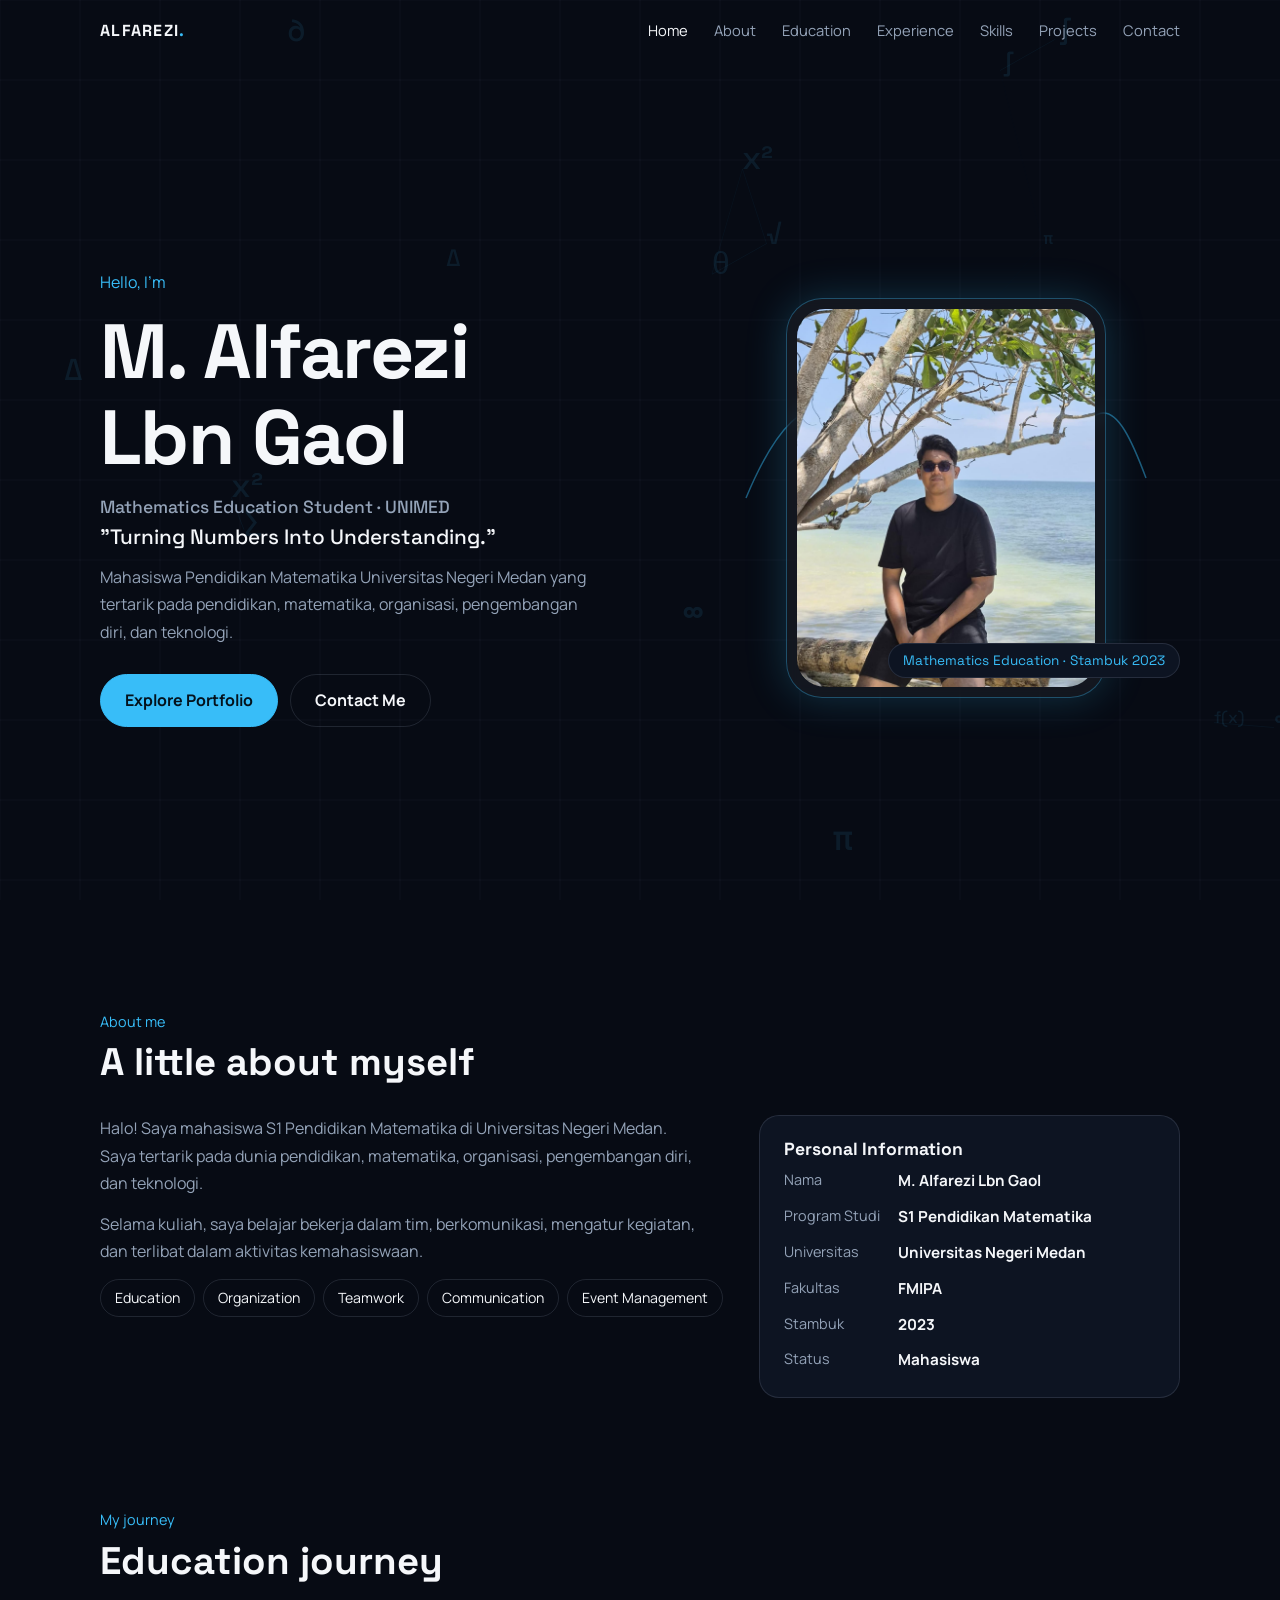
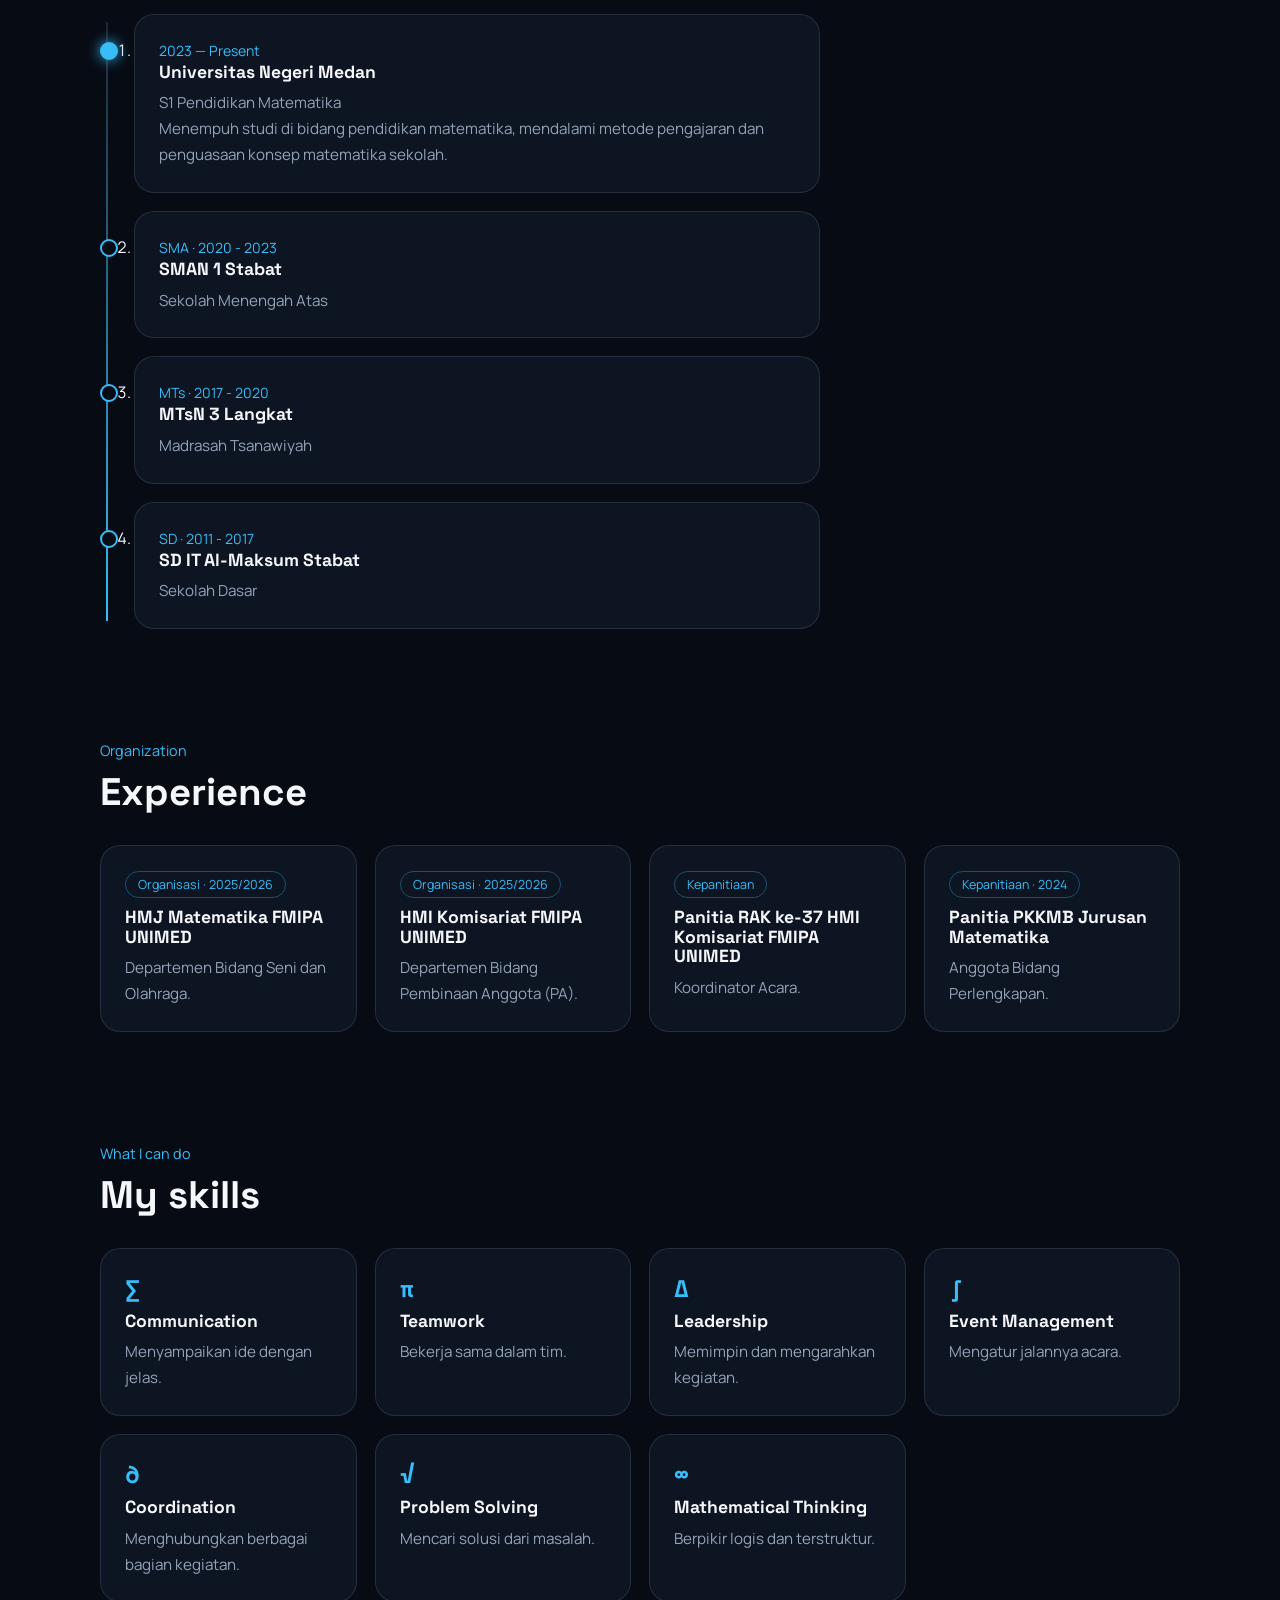
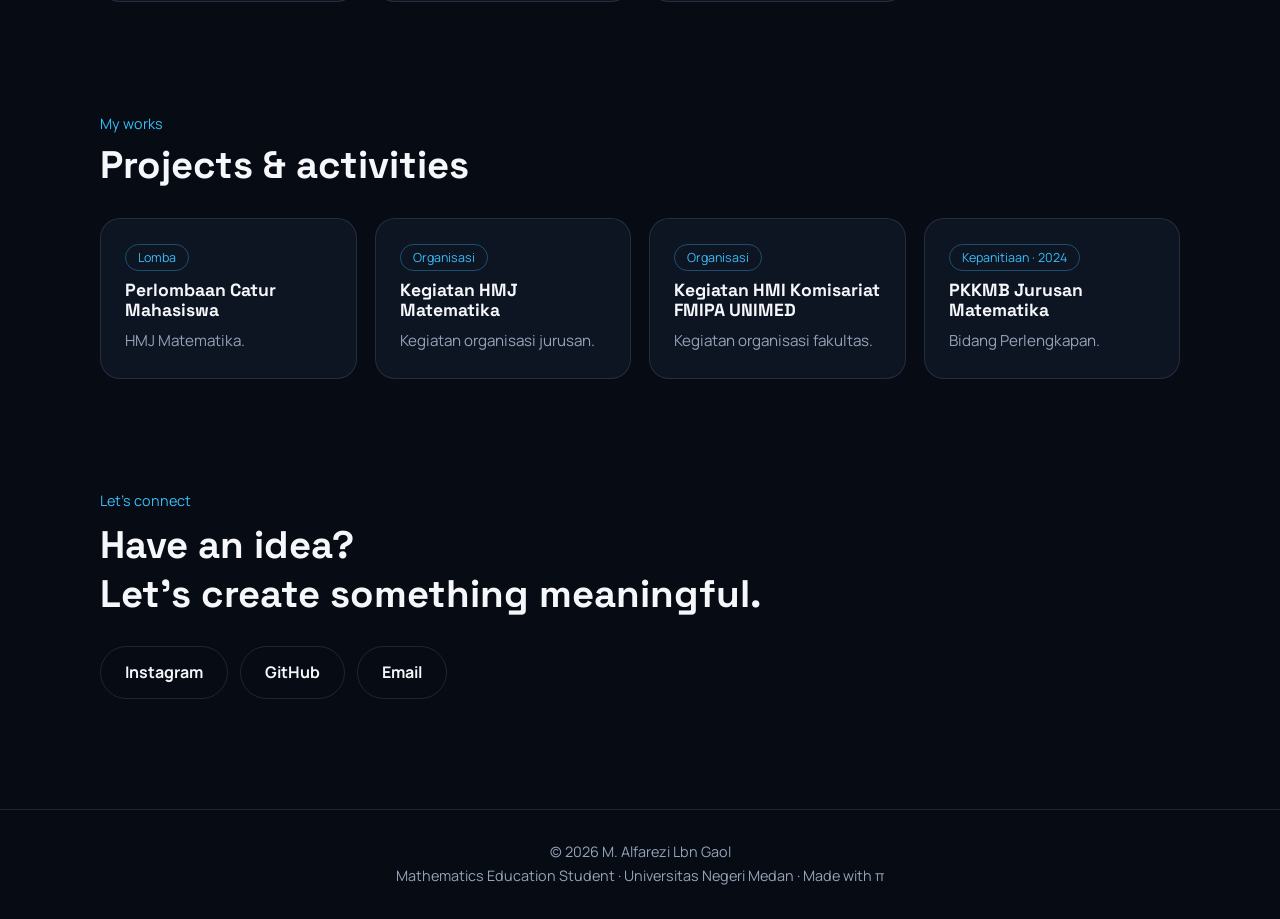
<file: index.html>
<!DOCTYPE html>
<html lang="id">
<head>
<meta charset="UTF-8">
<meta name="viewport" content="width=device-width, initial-scale=1">
<title>Alfarezi | Mathematics Education Portfolio</title>
<meta name="description" content="Portfolio M. Alfarezi Lbn Gaol, mahasiswa S1 Pendidikan Matematika UNIMED.">
<link rel="preconnect" href="https://fonts.googleapis.com">
<link rel="preconnect" href="https://fonts.gstatic.com" crossorigin>
<link href="https://fonts.googleapis.com/css2?family=Manrope:wght@400;500;700&family=Space+Grotesk:wght@500;700&display=swap" rel="stylesheet">
<link rel="stylesheet" href="style.css">
</head>
<body>
<canvas id="bg" aria-hidden="true"></canvas>

<!-- ===== NAVBAR ===== -->
<header class="nav" id="nav">
  <a href="#home" class="brand">ALFAREZI<span>.</span></a>
  <button class="burger" id="burger" aria-label="Buka menu" aria-expanded="false" aria-controls="menu"><i></i><i></i></button>
  <nav class="menu" id="menu" aria-label="Navigasi utama">
    <a href="#home">Home</a><a href="#about">About</a><a href="#education">Education</a><a href="#experience">Experience</a><a href="#skills">Skills</a><a href="#projects">Projects</a><a href="#contact">Contact</a>
  </nav>
</header>

<main>
<!-- ===== HERO ===== -->
<section id="home" class="wrap hero">
  <div>
    <p class="hi">Hello, I'm</p>
    <h1>M. Alfarezi<br>Lbn Gaol</h1>
    <p class="role">Mathematics Education Student · UNIMED</p>
    <p class="tag">"Turning Numbers Into Understanding."</p>
    <p class="lead">Mahasiswa Pendidikan Matematika Universitas Negeri Medan yang tertarik pada pendidikan, matematika, organisasi, pengembangan diri, dan teknologi.</p>
    <div class="btns"><a class="btn p" href="#about">Explore Portfolio</a><a class="btn" href="#contact">Contact Me</a></div>
  </div>
  <div class="photo">
    <svg class="curve" viewBox="0 0 400 400" aria-hidden="true"><path d="M0 200C50 80,100 80,150 200S250 320,300 200S370 100,400 180"/><circle r="5"><animateMotion dur="8s" repeatCount="indefinite" path="M0 200C50 80,100 80,150 200S250 320,300 200S370 100,400 180"/></circle></svg>
    <!-- FOTO: simpan sebagai profile.jpg di folder yang sama dengan index.html -->
    <div class="frame"><div>AG<img src="image.png" alt="Foto M. Alfarezi Lbn Gaol" onerror="this.remove()"></div></div>
    <span class="chip">Mathematics Education · Stambuk 2023</span>
  </div>
</section>

<!-- ===== ABOUT ===== -->
<section id="about" class="wrap">
  <p class="kicker">About me</p><h2>A little about myself</h2>
  <div class="about rv">
    <div>
      <p>Halo! Saya mahasiswa S1 Pendidikan Matematika di Universitas Negeri Medan. Saya tertarik pada dunia pendidikan, matematika, organisasi, pengembangan diri, dan teknologi.</p>
      <p>Selama kuliah, saya belajar bekerja dalam tim, berkomunikasi, mengatur kegiatan, dan terlibat dalam aktivitas kemahasiswaan.</p>
      <ul class="chips"><li>Education</li><li>Organization</li><li>Teamwork</li><li>Communication</li><li>Event Management</li></ul>
    </div>
    <div class="card info"><h3>Personal Information</h3>
      <dl><dt>Nama</dt><dd>M. Alfarezi Lbn Gaol</dd><dt>Program Studi</dt><dd>S1 Pendidikan Matematika</dd><dt>Universitas</dt><dd>Universitas Negeri Medan</dd><dt>Fakultas</dt><dd>FMIPA</dd><dt>Stambuk</dt><dd>2023</dd><dt>Status</dt><dd>Mahasiswa</dd></dl>
    </div>
  </div>
</section>

<!-- ===== EDUCATION ===== -->
<section id="education" class="wrap">
  <p class="kicker">My journey</p><h2>Education journey</h2>
  <ol class="tl">
    <li class="rv now"><div class="card"><p class="year">2023 — Present</p><h3>Universitas Negeri Medan</h3><p>S1 Pendidikan Matematika</p><p class="x">Menempuh studi di bidang pendidikan matematika, mendalami metode pengajaran dan penguasaan konsep matematika sekolah.</p></div></li>
    <li class="rv"><div class="card"><p class="year">SMA · 2020 - 2023</p><h3>SMAN 1 Stabat</h3><p>Sekolah Menengah Atas</p><p class="x ph">Menyelesaikan pendidikan menengah atas dengan mempelajari berbagai bidang akademik serta mengembangkan kemampuan berpikir kritis, disiplin, tanggung jawab, dan kerja sama. Pendidikan di tingkat SMA menjadi salah satu tahap dalam membangun ketertarikan terhadap bidang matematika dan pendidikan.</p></div></li>
    <li class="rv"><div class="card"><p class="year">MTs · 2017 - 2020</p><h3>MTsN 3 Langkat</h3><p>Madrasah Tsanawiyah</p><p class="x ph">Menyelesaikan pendidikan tingkat menengah pertama dengan memperoleh dasar pengetahuan akademik dan keagamaan. Selama masa pendidikan, mengembangkan kedisiplinan, tanggung jawab, kemampuan belajar, serta kemampuan berinteraksi dengan lingkungan sekitar.</p></div></li>
    <li class="rv"><div class="card"><p class="year">SD · 2011 - 2017</p><h3>SD IT Al-Maksum Stabat</h3><p>Sekolah Dasar</p><p class="x ph">Menyelesaikan pendidikan dasar dengan membangun kemampuan akademik dan karakter sejak dini. Pada tahap ini, mulai mengembangkan kebiasaan belajar, kedisiplinan, rasa ingin tahu, serta kemampuan bekerja sama dengan orang lain.</p></div></li>
  </ol>
</section>

<!-- ===== EXPERIENCE ===== -->
<section id="experience" class="wrap">
  <p class="kicker">Organization</p><h2>Experience</h2>
  <div class="grid">
    <article class="card rv"><span class="label">Organisasi · 2025/2026</span><h3>HMJ Matematika FMIPA UNIMED</h3><p>Departemen Bidang Seni dan Olahraga.</p></article>
    <article class="card rv"><span class="label">Organisasi · 2025/2026</span><h3>HMI Komisariat FMIPA UNIMED</h3><p>Departemen Bidang Pembinaan Anggota (PA).</p></article>
    <article class="card rv"><span class="label">Kepanitiaan</span><h3>Panitia RAK ke-37 HMI Komisariat FMIPA UNIMED</h3><p>Koordinator Acara.</p></article>
    <article class="card rv"><span class="label">Kepanitiaan · 2024</span><h3>Panitia PKKMB Jurusan Matematika</h3><p>Anggota Bidang Perlengkapan.</p></article>
  </div>
</section>

<!-- ===== SKILLS ===== -->
<section id="skills" class="wrap">
  <p class="kicker">What I can do</p><h2>My skills</h2>
  <div class="grid">
    <div class="card rv"><b class="sk">∑</b><h3>Communication</h3><p>Menyampaikan ide dengan jelas.</p></div>
    <div class="card rv"><b class="sk">π</b><h3>Teamwork</h3><p>Bekerja sama dalam tim.</p></div>
    <div class="card rv"><b class="sk">Δ</b><h3>Leadership</h3><p>Memimpin dan mengarahkan kegiatan.</p></div>
    <div class="card rv"><b class="sk">∫</b><h3>Event Management</h3><p>Mengatur jalannya acara.</p></div>
    <div class="card rv"><b class="sk">∂</b><h3>Coordination</h3><p>Menghubungkan berbagai bagian kegiatan.</p></div>
    <div class="card rv"><b class="sk">√</b><h3>Problem Solving</h3><p>Mencari solusi dari masalah.</p></div>
    <div class="card rv"><b class="sk">∞</b><h3>Mathematical Thinking</h3><p>Berpikir logis dan terstruktur.</p></div>
  </div>
</section>

<!-- ===== PROJECTS ===== -->
<section id="projects" class="wrap">
  <p class="kicker">My works</p><h2>Projects &amp; activities</h2>
  <div class="grid">
    <article class="card rv"><span class="label">Lomba</span><h3>Perlombaan Catur Mahasiswa</h3><p>HMJ Matematika.</p></p></article>
    <article class="card rv"><span class="label">Organisasi</span><h3>Kegiatan HMJ Matematika</h3><p>Kegiatan organisasi jurusan.</p></p></article>
    <article class="card rv"><span class="label">Organisasi</span><h3>Kegiatan HMI Komisariat FMIPA UNIMED</h3><p>Kegiatan organisasi fakultas.</p></p></article>
    <article class="card rv"><span class="label">Kepanitiaan · 2024</span><h3>PKKMB Jurusan Matematika</h3><p>Bidang Perlengkapan.</p></p></article>
  </div>
</section>

<!-- ===== CONTACT: ganti YOUR_... dengan link/akun asli ===== -->
<section id="contact" class="wrap">
  <p class="kicker">Let's connect</p>
  <p class="big rv">Have an idea?<br>Let's create something meaningful.</p>
  <div class="soc rv">
    <a class="btn" href="https://www.instagram.com/m.alfarezi_22?stkn=MWJmc3FtenI3aXRyYQ==">Instagram</a><a class="btn" href="https://github.com/mhdalfarezi22-web">GitHub</a><a class="btn" href="https://mail.google.com/mail/u/0/#inbox">Email</a>
  </div>
</section>
</main>

<footer><p>© 2026 M. Alfarezi Lbn Gaol</p><p>Mathematics Education Student · Universitas Negeri Medan · Made with π</p></footer>

<script src="script.js"></script>
</body>
</html>
</file>
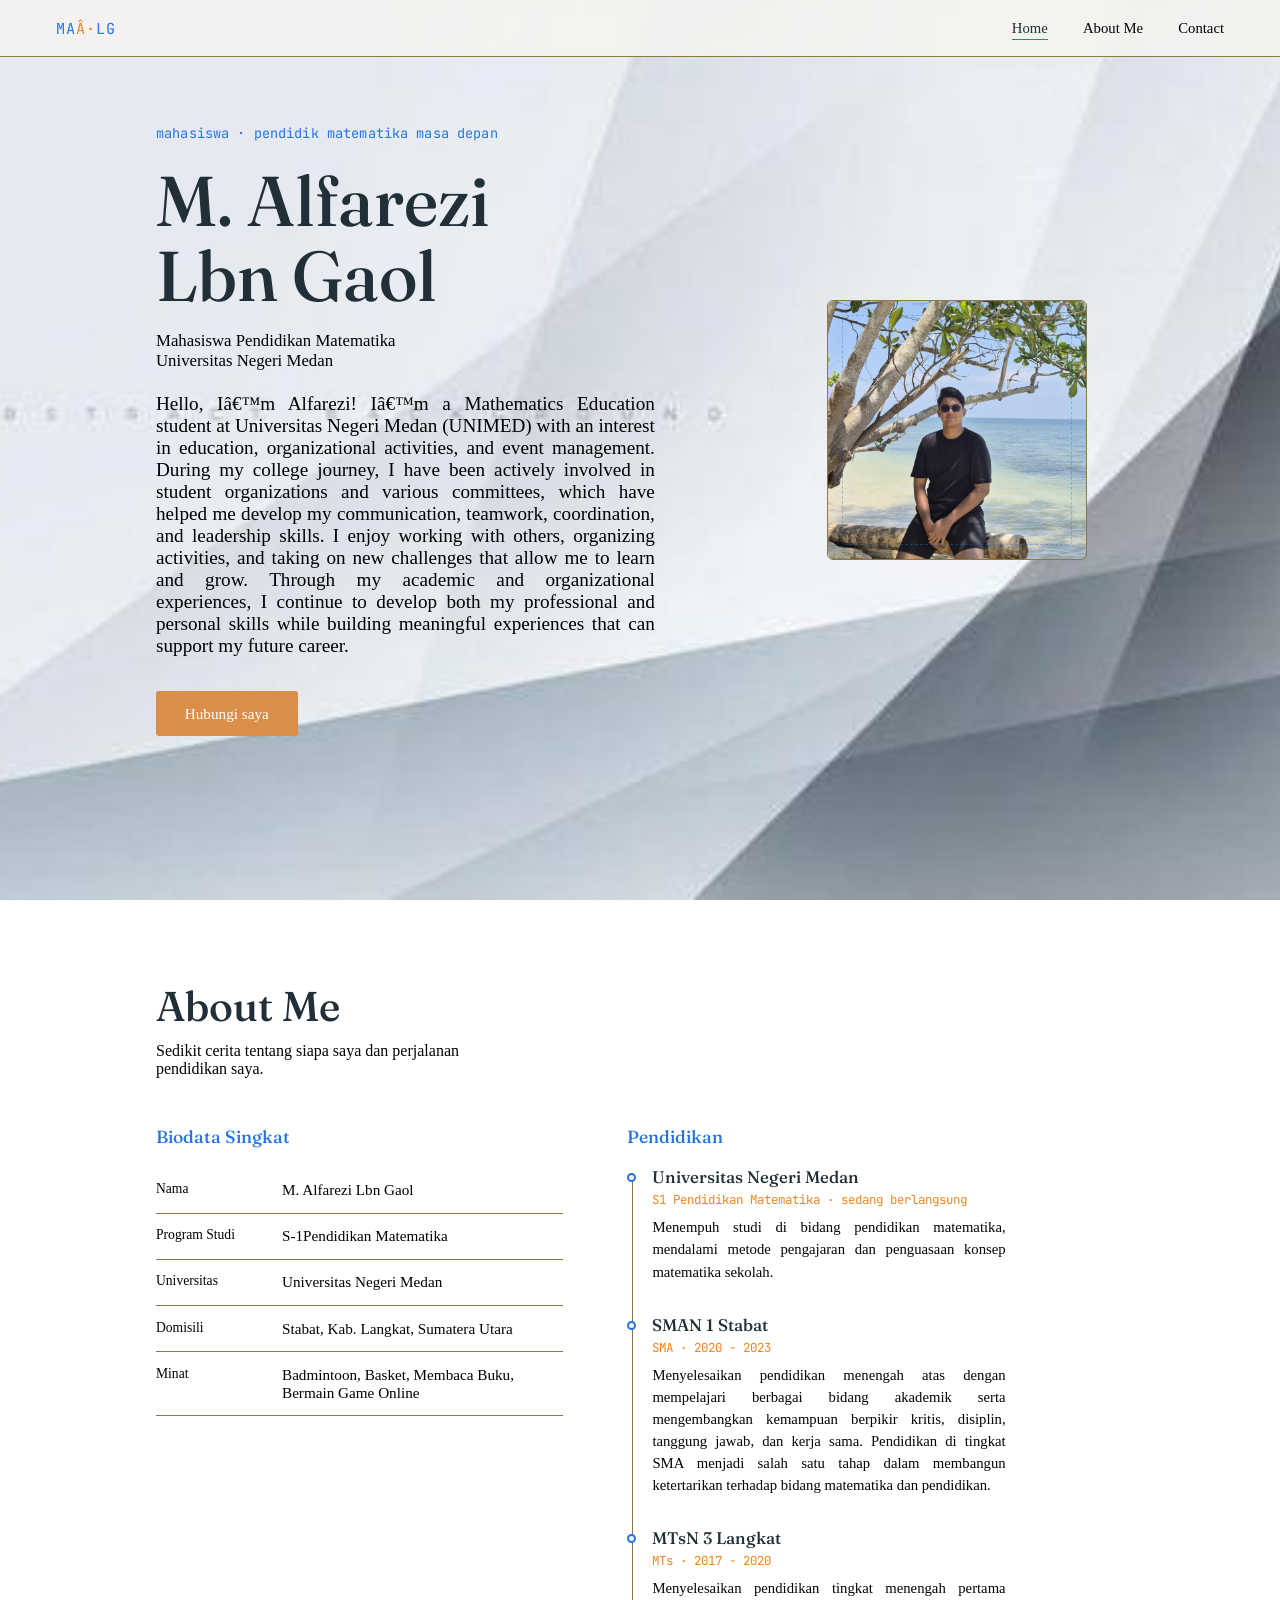
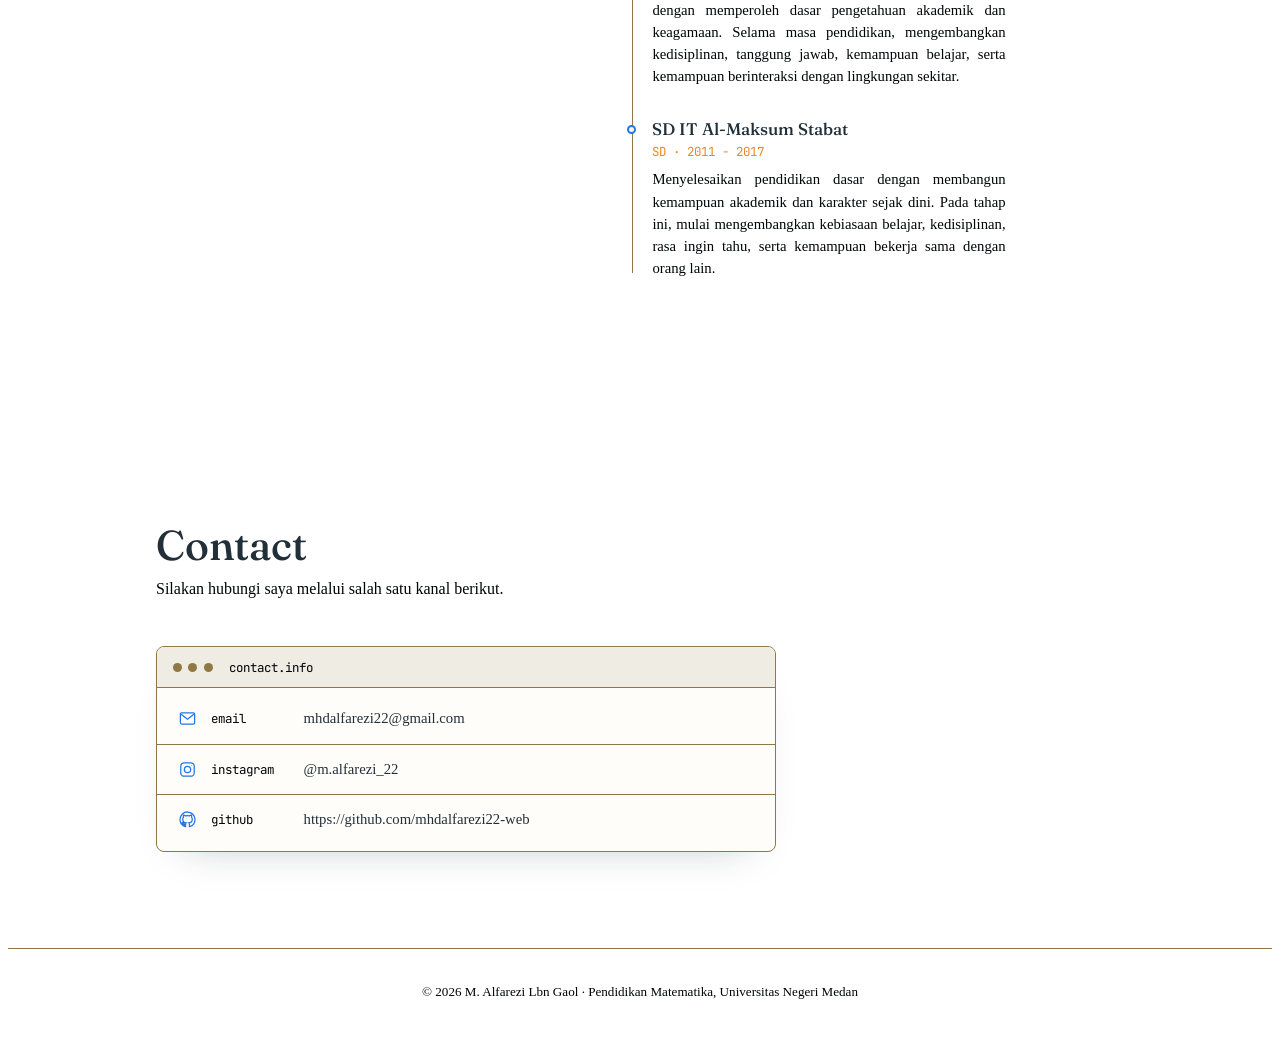
<file: porto/index.html>
<!DOCTYPE html>
<html lang="id">
<headh
<meta charset="UTF-8">
<meta name="viewport" content="width=device-width, initial-scale=1.0">
<title>M. Alfarezi Lbn Gaol</title>
<link rel="preconnect" href="https://fonts.googleapis.com">
<link rel="preconnect" href="https://fonts.gstatic.com" crossorigin>
<link href="https://fonts.googleapis.com/css2?family=Fraunces:opsz,wght@9..144,400;9..144,500;9..144,600&family=Space+Grotesk:wght@400;500;600&family=JetBrains+Mono:wght@400;500&display=swap" rel="stylesheet">
<link rel="stylesheet" href="style.css">
</head>
<body>

<div class="axis-x" aria-hidden="true"></div>
<div class="axis-y" aria-hidden="true"></div>

<nav class="nav" id="nav">
  <a href="#home" class="nav__brand">MA<span>·</span>LG</a>
  <ul class="nav__links">
    <li><a href="#home" class="nav__link active" data-nav="home">Home</a></li>
    <li><a href="#about" class="nav__link" data-nav="about">About Me</a></li>
    <li><a href="#contact" class="nav__link" data-nav="contact">Contact</a></li>
  </ul>
  <button class="nav__toggle" id="navToggle" aria-label="Buka menu">
    <span></span><span></span><span></span>
  </button>
</nav>

<main>

  <!-- HOME -->
  <section id="home" class="section hero">
    <div class="hero__grid">
      <div class="hero__text">
        <p class="hero__kicker">mahasiswa &middot; pendidik matematika masa depan</p>
        <h1 class="hero__name">M. Alfarezi<br>Lbn Gaol</h1>
        <p class="hero__role">Mahasiswa Pendidikan Matematika<br>Universitas Negeri Medan</p>
        <p class="hero__desc">
          Hello, I’m Alfarezi! I’m a Mathematics Education student at Universitas Negeri Medan (UNIMED) with an interest in education, organizational activities, and event management. During my college journey, I have been actively involved in student organizations and various committees, which have helped me develop my communication, teamwork, coordination, and leadership skills. I enjoy working with others, organizing activities, and taking on new challenges that allow me to learn and grow. Through my academic and organizational experiences, I continue to develop both my professional and personal skills while building meaningful experiences that can support my future career. 
        </p>
        <a href="#contact" class="hero__cta">Hubungi saya</a>
      </div>

      <div class="hero__portrait">
        <div class="portrait-frame">
          <div class="portrait-placeholder">
            <img src="image.png" alt="Foto Profil">
          </div>
        </div>
      </div>
    </div>
  </section>

  <!-- ABOUT -->
  <section id="about" class="section about">
    <div class="section__head">
      <h2>About Me</h2>
      <p class="section__lede">Sedikit cerita tentang siapa saya dan perjalanan pendidikan saya.</p>
    </div>

    <div class="about__grid">
      <div class="about__bio">
        <h3>Biodata Singkat</h3>
        <dl class="bio-list">
          <div class="bio-list__row">
            <dt>Nama</dt>
            <dd>M. Alfarezi Lbn Gaol</dd>
          </div>
          <div class="bio-list__row">
            <dt>Program Studi</dt>
            <dd>S-1Pendidikan Matematika</dd>
          </div>
          <div class="bio-list__row">
            <dt>Universitas</dt>
            <dd>Universitas Negeri Medan</dd>
          </div>
          <div class="bio-list__row">
            <dt>Domisili</dt>
            <dd>Stabat, Kab. Langkat, Sumatera Utara</dd>
          </div>
          <div class="bio-list__row">
            <dt>Minat</dt>
            <dd>Badmintoon, Basket, Membaca Buku, Bermain Game Online </dd>
          </div>
        </dl>
      </div>

      <div class="about__edu">
        <h3>Pendidikan</h3>
        <ul class="timeline">
          <li class="timeline__item">
            <span class="timeline__dot"></span>
            <div class="timeline__content">
              <h4>Universitas Negeri Medan</h4>
              <p class="timeline__meta">S1 Pendidikan Matematika &middot; sedang berlangsung</p>
              <p class="timeline__desc">Menempuh studi di bidang pendidikan matematika, mendalami metode pengajaran dan penguasaan konsep matematika sekolah.</p>
            </div>
          </li>
          <li class="timeline__item">
            <span class="timeline__dot"></span>
            <div class="timeline__content">
              <h4>SMAN 1 Stabat</h4>
              <p class="timeline__meta">SMA &middot; 2020 - 2023</p>
              <p class="timeline__desc">Menyelesaikan pendidikan menengah atas dengan mempelajari berbagai bidang akademik serta mengembangkan kemampuan berpikir kritis, disiplin, tanggung jawab, dan kerja sama. Pendidikan di tingkat SMA menjadi salah satu tahap dalam membangun ketertarikan terhadap bidang matematika dan pendidikan.</p>
            </div>
           </li>
          <li class="timeline__item">
            <span class="timeline__dot"></span>
            <div class="timeline__content">
              <h4>MTsN 3 Langkat</h4>
              <p class="timeline__meta">MTs &middot; 2017 - 2020</p>
              <p class="timeline__desc">Menyelesaikan pendidikan tingkat menengah pertama dengan memperoleh dasar pengetahuan akademik dan keagamaan. Selama masa pendidikan, mengembangkan kedisiplinan, tanggung jawab, kemampuan belajar, serta kemampuan berinteraksi dengan lingkungan sekitar.</p>
            </div>
          </li>
          <li class="timeline__item">
            <span class="timeline__dot"></span>
            <div class="timeline__content">
              <h4>SD IT Al-Maksum Stabat</h4>
              <p class="timeline__meta">SD &middot; 2011 - 2017</p>
              <p class="timeline__desc">Menyelesaikan pendidikan dasar dengan membangun kemampuan akademik dan karakter sejak dini. Pada tahap ini, mulai mengembangkan kebiasaan belajar, kedisiplinan, rasa ingin tahu, serta kemampuan bekerja sama dengan orang lain.</p>
            </div>
        </ul>
      </div>
    </div>
  </section>

  <!-- CONTACT -->
  <section id="contact" class="section contact">
    <div class="section__head">
      <h2>Contact</h2>
      <p class="section__lede">Silakan hubungi saya melalui salah satu kanal berikut.</p>
    </div>

    <div class="contact__console">
      <div class="console__bar">
        <span class="console__dot"></span>
        <span class="console__dot"></span>
        <span class="console__dot"></span>
        <span class="console__title">contact.info</span>
      </div>
      <ul class="console__list">
        <li class="console__row">
          <svg viewBox="0 0 24 24" fill="none" stroke="currentColor" stroke-width="1.6"><path d="M3 6.5A1.5 1.5 0 0 1 4.5 5h15A1.5 1.5 0 0 1 21 6.5v11A1.5 1.5 0 0 1 19.5 19h-15A1.5 1.5 0 0 1 3 17.5v-11Z"/><path d="m4 6.5 8 6.5 8-6.5"/></svg>
          <span class="console__label">email</span>
          <a href="mailto:mhdalfarezi22@gmail.com" class="console__value">mhdalfarezi22@gmail.com</a>
        </li>
        <li class="console__row">
          <svg viewBox="0 0 24 24" fill="none" stroke="currentColor" stroke-width="1.6"><rect x="3.5" y="3.5" width="17" height="17" rx="4.5"/><circle cx="12" cy="12" r="4"/><circle cx="17.2" cy="6.8" r="0.6" fill="currentColor" stroke="none"/></svg>
          <span class="console__label">instagram</span>
          <a href="https://www.instagram.com/m.alfarezi_22?stkn=MWJmc3FtenI3aXRyYQ==" target="_blank" rel="noopener" class="console__value">@m.alfarezi_22</a>
        </li>
        <li class="console__row">
          <svg viewBox="0 0 24 24" fill="none" stroke="currentColor" stroke-width="1.6"><path d="M12 2.5c-5.25 0-9.5 4.25-9.5 9.5 0 4.2 2.73 7.77 6.51 9.03.48.09.65-.21.65-.46v-1.7c-2.65.58-3.2-1.16-3.2-1.16-.44-1.1-1.06-1.4-1.06-1.4-.87-.6.07-.58.07-.58.96.07 1.46.99 1.46.99.85 1.46 2.24 1.04 2.78.8.09-.62.34-1.04.61-1.28-2.11-.24-4.34-1.06-4.34-4.7 0-1.04.37-1.89.98-2.56-.1-.24-.43-1.22.09-2.55 0 0 .8-.26 2.6.98a9 9 0 0 1 4.74 0c1.8-1.24 2.6-.98 2.6-.98.52 1.33.19 2.31.1 2.55.6.67.97 1.52.97 2.56 0 3.65-2.23 4.46-4.35 4.69.34.3.65.88.65 1.78v2.64c0 .25.17.56.66.46 3.77-1.27 6.5-4.83 6.5-9.03 0-5.25-4.25-9.5-9.5-9.5Z"/></svg>
          <span class="console__label">github</span>
          <a href="https://github.com/mhdalfarezi22-web" target="_blank" rel="noopener" class="console__value">https://github.com/mhdalfarezi22-web</a>
        </li>
      </ul>
    </div>
  </section>

</main>

<footer class="footer">
  <p>&copy; <span id="year"></span> M. Alfarezi Lbn Gaol &middot; Pendidikan Matematika, Universitas Negeri Medan</p>
</footer>

<script src="script.js"></script>
</body>
</html>
</file>
<file: style.css>
/* ===== VARIABEL: ubah warna/font di sini ===== */
:root{--bg:#070b14;--surface:#0d1422;--text:#f5f7fa;--muted:#94a3b8;--accent:#38bdf8;--line:rgba(148,163,184,.18);
--fb:'Manrope',system-ui,sans-serif;--fh:'Space Grotesk',system-ui,sans-serif;--r:20px;--glow:0 0 40px rgba(56,189,248,.22)}
*{box-sizing:border-box;margin:0;padding:0}
html{scroll-behavior:smooth;scroll-padding-top:80px}
body{background:var(--bg);color:var(--text);font:400 1rem/1.7 var(--fb);overflow-x:hidden}
a{color:inherit;text-decoration:none}ul{list-style:none}
:focus-visible{outline:2px solid var(--accent);outline-offset:3px;border-radius:6px}
#bg{position:fixed;inset:0;width:100%;height:100%;z-index:0;pointer-events:none}
header,main,footer{position:relative;z-index:1}
.wrap{width:min(1080px,100% - 40px);margin-inline:auto}
section{padding-top:clamp(64px,10vw,110px)}
h1,h2,h3{font-family:var(--fh);line-height:1.12}
.kicker{color:var(--accent);font-size:.9rem;margin-bottom:6px}
h2{font-size:clamp(1.7rem,4vw,2.4rem);margin-bottom:32px}
.label{display:inline-block;font-size:.78rem;color:var(--accent);border:1px solid rgba(56,189,248,.35);border-radius:999px;padding:2px 12px;margin-bottom:10px}
/* NAVBAR */
.nav{position:fixed;inset:0 0 auto 0;z-index:50;display:flex;justify-content:space-between;align-items:center;padding:18px max(20px,calc((100% - 1080px)/2));border-bottom:1px solid transparent;transition:.3s}
.nav.s{background:rgba(7,11,20,.88);backdrop-filter:blur(12px);padding-block:11px;border-color:var(--line)}
.brand{font:700 1rem var(--fh);letter-spacing:.08em}.brand span{color:var(--accent)}
.menu{display:flex;gap:26px}.menu a{color:var(--muted);font-size:.92rem;transition:color .2s}.menu a:hover,.menu a.on{color:var(--text)}
.burger{display:none;background:none;border:0;width:40px;height:40px;position:relative;cursor:pointer;z-index:60}
.burger i{position:absolute;left:9px;right:9px;height:2px;background:var(--text);transition:.3s}.burger i:first-child{top:14px}.burger i:last-child{top:24px}
.burger[aria-expanded=true] i:first-child{transform:translateY(5px) rotate(45deg)}.burger[aria-expanded=true] i:last-child{transform:translateY(-5px) rotate(-45deg)}
/* HERO */
.hero{min-height:100vh;display:grid;grid-template-columns:1.1fr .9fr;gap:40px;align-items:center;padding-top:96px}
.hi{color:var(--accent);margin-bottom:12px}
.hero h1{font-size:clamp(2.5rem,7vw,4.8rem);letter-spacing:-.02em}
.role{font:500 1.1rem var(--fh);margin:16px 0 6px;color:var(--muted)}
.tag{font:500 1.3rem var(--fh);margin-bottom:14px}
.lead{color:var(--muted);max-width:50ch}
.btns{display:flex;flex-wrap:wrap;gap:12px;margin-top:28px}
.btn{display:inline-flex;align-items:center;gap:8px;padding:12px 24px;border-radius:999px;font-weight:700;border:1px solid var(--line);transition:.2s}
.btn:hover{transform:translateY(-2px);border-color:var(--accent)}
.btn.p{background:var(--accent);color:#04121c;border-color:var(--accent)}.btn.p:hover{box-shadow:var(--glow)}
.photo{position:relative;display:grid;place-items:center}
.curve{position:absolute;inset:0;width:100%;height:100%}
.curve path{fill:none;stroke:var(--accent);stroke-opacity:.45;stroke-width:1.5;stroke-dasharray:900;stroke-dashoffset:900;animation:d 3s .4s ease forwards}
.curve circle{fill:var(--accent)}@keyframes d{to{stroke-dashoffset:0}}
.frame{position:relative;z-index:1;width:min(320px,78%);aspect-ratio:4/5;border-radius:36px;padding:10px;background:rgba(255,255,255,.05);border:1px solid rgba(56,189,248,.35);backdrop-filter:blur(8px);box-shadow:var(--glow);transition:transform .4s}
.frame:hover{transform:rotate(-1.5deg) scale(1.02)}
.frame div{width:100%;height:100%;border-radius:28px;background:var(--surface);display:grid;place-items:center;font:700 4rem var(--fh);color:var(--accent);overflow:hidden;position:relative}
.frame img{position:absolute;inset:0;width:100%;height:100%;object-fit:cover}
.chip{position:absolute;z-index:2;bottom:5%;right:0;font:.85rem var(--fh);padding:8px 14px;border-radius:999px;background:var(--surface);border:1px solid var(--line);color:var(--accent)}
/* CARDS */
.grid{display:grid;grid-template-columns:repeat(auto-fit,minmax(240px,1fr));gap:18px}
.card{background:var(--surface);border:1px solid var(--line);border-radius:var(--r);padding:24px;transition:.3s}
.card:hover{transform:translateY(-6px);border-color:var(--accent);box-shadow:var(--glow)}
.card h3{font-size:1.1rem;margin-bottom:8px}.card p{color:var(--muted);font-size:.95rem}.card .ph{font-style:italic}
.card .more{display:inline-block;margin-top:12px;color:var(--accent);font-weight:700;font-size:.9rem}
/* ABOUT */
.about{display:grid;grid-template-columns:1.2fr .8fr;gap:28px;align-items:start}
.about p{color:var(--muted);margin-bottom:14px;max-width:60ch}
.chips{display:flex;flex-wrap:wrap;gap:8px;margin-top:6px}.chips li{padding:6px 14px;border:1px solid var(--line);border-radius:999px;font-size:.88rem}
.info dl{display:grid;grid-template-columns:auto 1fr;gap:10px 18px}.info dt{color:var(--muted);font-size:.9rem}.info dd{font-weight:700;font-size:.95rem}
/* TIMELINE */
.tl{position:relative;padding-left:34px;display:grid;gap:18px;max-width:720px}
.tl::before{content:'';position:absolute;left:6px;top:8px;bottom:8px;width:2px;background:linear-gradient(var(--line),var(--accent))}
.tl li{position:relative}.tl li::before{content:'';position:absolute;left:-34px;top:28px;width:14px;height:14px;border-radius:50%;background:var(--bg);border:2px solid var(--accent);transition:.3s}
.tl li:hover::before,.tl li.now::before{background:var(--accent);box-shadow:0 0 14px var(--accent)}
.tl .year{color:var(--accent);font-size:.88rem}
.tl .x{max-height:0;opacity:0;overflow:hidden;transition:.4s}.tl .card:hover .x,.tl .card:focus-within .x,.tl .now .x{max-height:70px;opacity:1}
/* SKILLS */
.sk{font:700 1.5rem var(--fh);color:var(--accent);display:block;margin-bottom:8px}
/* CONTACT */
.big{font:700 clamp(1.5rem,4vw,2.4rem) var(--fh);margin-bottom:28px}
.soc{display:flex;flex-wrap:wrap;gap:12px}
footer{margin-top:clamp(64px,10vw,110px);padding:30px 20px;text-align:center;color:var(--muted);font-size:.9rem;border-top:1px solid var(--line)}
/* REVEAL */
.rv{opacity:0;transform:translateY(22px);transition:opacity .7s,transform .7s}.rv.show{opacity:1;transform:none}
@media(max-width:820px){
.hero,.about{grid-template-columns:1fr}.hero{padding-top:104px}.photo{order:-1}.frame{width:min(230px,66%)}
.burger{display:block}
.menu{position:fixed;top:0;right:0;height:100vh;width:min(270px,80%);flex-direction:column;justify-content:center;gap:22px;padding:30px;background:var(--surface);border-left:1px solid var(--line);transform:translateX(100%);transition:transform .35s}
.menu.open{transform:none}.menu a{font-size:1.1rem}}
@media(prefers-reduced-motion:reduce){*,*::before,*::after{animation:none!important;transition:none!important;scroll-behavior:auto!important}.rv{opacity:1;transform:none}.curve path{stroke-dashoffset:0}}
</file>
<file: porto/style.css>
/* ---------- Tokens ---------- */

:root {
  --paper: #f7f5f0;
  --paper-alt: #efece4;
  --ink: #212f39;
  --ink-soft: #000406;
  --line: #907844;
  --accent: #2376e3;
  --accent-soft: #cddaea;
  --gold: #ef8522;

  --font-display: "Fraunces", serif;
  --font-body: "Space Grotesk", sans-serif;
  --font-mono: "JetBrains Mono", monospace;

  --maxw: 1080px;
}

* {
  box-sizing: border-box;
}

html {
  scroll-behavior: smooth;
  scroll-padding-top: 90px;
}

@media (prefers-reduced-motion: reduce) {
  html {
    scroll-behavior: auto;
  }

  * {
    animation: none !important;
    transition: none !important;
  }
}

body {
  background-image: url("download.jpeg");
  background-size: cover;
  background-position: center;
  background-repeat: no-repeat;
  background-attachment: fixed;
}

h1,
h2,
h3,
h4 {
  font-family: var(--font-display);
  font-weight: 500;
  margin: 0;
  color: var(--ink);
}

p {
  margin: 0;
}

a {
  color: inherit;
  text-decoration: none;
}

ul,
dl {
  margin: 0;
  padding: 0;
  list-style: none;
}

/* ---------- Coordinate-plane motif ---------- */

.axis-x,
.axis-y {
  display: none;
}

.axis-x {
  top: 55%;
  left: 0;
  width: 100%;
  height: 1px;
}

.axis-y {
  top: 0;
  left: 8%;
  width: 1px;
  height: 100%;
}

@media (max-width: 720px) {
  .axis-y {
    display: none;
  }
}

/* ---------- Nav ---------- */

.nav {
  position: fixed;
  top: 0;
  left: 0;
  right: 0;
  z-index: 50;

  display: flex;
  align-items: center;
  justify-content: space-between;

  padding: 1.1rem clamp(1.25rem, 5vw, 3.5rem);

  background: rgba(247, 245, 240, 0.82);
  backdrop-filter: blur(10px);

  border-bottom: 1px solid var(--line);
}

.nav__brand {
  font-family: var(--font-mono);
  font-size: 0.95rem;
  letter-spacing: 0.04em;
  color: var(--accent);
}

.nav__brand span {
  color: var(--gold);
  margin: 0 1px;
}

.nav__links {
  display: flex;
  gap: 2.2rem;
}

.nav__link {
  font-size: 0.92rem;
  color: var(--ink-soft);
  position: relative;
  padding-bottom: 4px;
  transition: color 0.25s ease;
}

.nav__link::after {
  content: "";
  position: absolute;
  left: 0;
  bottom: 0;

  width: 100%;
  height: 1.5px;

  background: var(--accent);

  transform: scaleX(0);
  transform-origin: left;

  transition: transform 0.3s ease;
}

.nav__link:hover {
  color: var(--ink);
}

.nav__link.active {
  color: var(--ink);
}

.nav__link.active::after {
  transform: scaleX(1);
}

.nav__toggle {
  display: none;
  flex-direction: column;
  gap: 4px;

  background: none;
  border: none;
  cursor: pointer;

  padding: 6px;
}

.nav__toggle span {
  width: 20px;
  height: 1.5px;

  background: var(--ink);

  display: block;
}

@media (max-width: 720px) {
  .nav__links {
    position: fixed;
    top: 62px;
    right: 0;

    flex-direction: column;
    gap: 0;

    background: var(--paper);

    border-left: 1px solid var(--line);
    border-bottom: 1px solid var(--line);

    width: 220px;

    transform: translateX(100%);
    transition: transform 0.3s ease;
  }

  .nav__links.open {
    transform: translateX(0);
  }

  .nav__links li {
    width: 100%;
  }

  .nav__link {
    display: block;
    padding: 1rem 1.4rem;
    border-bottom: 1px solid var(--line);
  }

  .nav__toggle {
    display: flex;
  }
}

/* ---------- Layout basics ---------- */

main {
  position: relative;
  z-index: 1;
}

.section {
  max-width: var(--maxw);

  margin: 0 auto;

  padding:
    clamp(6.5rem, 12vw, 9rem)
    clamp(1.25rem, 5vw, 3.5rem)
    clamp(4.5rem, 8vw, 6rem);

  opacity: 0;

  transform: translateY(18px);

  transition:
    opacity 0.7s ease,
    transform 0.7s ease;
}

.section.in-view {
  opacity: 1;
  transform: translateY(0);
}

.section__head {
  margin-bottom: 3rem;
  max-width: 46ch;
}

.section__head h2 {
  font-size: clamp(2rem, 4vw, 2.6rem);
  margin-bottom: 0.6rem;
}

.section__lede {
  color: var(--ink-soft);
  font-size: 1rem;
}

/* ---------- Hero ---------- */

.hero {
  min-height: 92vh;

  display: flex;
  align-items: center;

  padding-top: 7rem;
}

.hero__grid {
  display: grid;

  grid-template-columns: 1.25fr 0.75fr;

  gap: clamp(2rem, 6vw, 5rem);

  align-items: center;

  width: 100%;
}

.hero__kicker {
  font-family: var(--font-mono);

  font-size: 0.85rem;

  color: var(--accent);

  margin-bottom: 1.4rem;

  letter-spacing: 0.01em;
}

.hero__name {
  font-size: clamp(2.6rem, 6vw, 4.4rem);

  line-height: 1.06;

  margin-bottom: 1.1rem;
}

.hero__role {
  font-size: 1.05rem;

  color: #000000;

  font-weight: 500;

  margin-bottom: 1.4rem;
}

.hero__desc {
  max-width: 52ch;

  color: #000000;

  font-size: 1.2rem;

  margin-bottom: 2.1rem;

  text-align: justify;
}

.hero__cta {
  display: inline-block;

  padding: 0.85rem 1.8rem;

  background: #d98e4a;

  color: #ffffff;

  border-radius: 3px;

  font-size: 0.95rem;

  transition:
    transform 0.25s ease,
    background 0.25s ease;
}

.hero__cta:hover {
  background: #000000;

  transform: translateY(-2px);
}

.hero__portrait {
  display: flex;
  justify-content: center;
}

.portrait-frame {
  text-align: center;
}

.portrait-placeholder {
  width: clamp(190px, 22vw, 260px);
  height: clamp(190px, 22vw, 260px);

  border-radius: 6px;

  border: 1px solid var(--line);

  display: flex;

  align-items: center;
  justify-content: center;

  position: relative;
}

.portrait-placeholder::before {
  content: "";

  position: absolute;

  inset: 14px;

  border: 1px dashed var(--accent);

  opacity: 0.35;

  border-radius: 4px;
}

.portrait-placeholder img {
  width: 100%;
  height: 100%;

  object-fit: cover;

  display: block;

  border-radius: 6px;
}

.portrait-tag {
  margin-top: 0.9rem;

  font-family: var(--font-mono);

  font-size: 0.75rem;

  color: var(--ink-soft);
}

/* ---------- About ---------- */

.about__grid {
  display: grid;

  grid-template-columns: 0.9fr 1.1fr;

  gap: clamp(2rem, 5vw, 4rem);
}

.about__bio h3,
.about__edu h3 {
  font-size: 1.1rem;

  margin-bottom: 1.3rem;

  color: var(--accent);
}

.bio-list__row {
  display: grid;

  grid-template-columns: 110px 1fr;

  gap: 1rem;

  padding: 0.85rem 0;

  border-bottom: 1px solid var(--line);
}

.bio-list__row dt {
  font-size: 0.85rem;

  color: var(--ink-soft);
}

.bio-list__row dd {
  margin: 0;

  font-size: 0.95rem;
}

.timeline {
  position: relative;

  padding-left: 1.6rem;
}

.timeline::before {
  content: "";

  position: absolute;

  left: 5px;
  top: 6px;
  bottom: 6px;

  width: 1px;

  background: var(--line);
}

.timeline__item {
  position: relative;

  margin-bottom: 2rem;
}

.timeline__item:last-child {
  margin-bottom: 0;
}

.timeline__dot {
  position: absolute;

  left: -1.6rem;
  top: 6px;

  width: 9px;
  height: 9px;

  border-radius: 50%;

  background: var(--paper);

  border: 2px solid var(--accent);
}

.timeline__content h4 {
  font-size: 1.05rem;

  margin-bottom: 0.25rem;
}

.timeline__meta {
  font-family: var(--font-mono);

  font-size: 0.78rem;

  color: var(--gold);

  margin-bottom: 0.5rem;
}

/* ---------- Deskripsi Pendidikan ---------- */

.timeline__desc {
  color: var(--ink-soft);

  font-size: 0.92rem;

  max-width: 48ch;

  /* Membuat teks rata kiri dan kanan */
  text-align: justify;

  /* Jarak antarbaris agar lebih nyaman dibaca */
  line-height: 1.5;
}

/* ---------- Contact ---------- */

.contact__console {
  max-width: 620px;

  border: 1px solid var(--line);

  border-radius: 8px;

  overflow: hidden;

  background: #fffdf9;

  box-shadow: 0 20px 40px -30px rgba(33, 47, 57, 0.35);
}

.console__bar {
  display: flex;

  align-items: center;

  gap: 0.4rem;

  padding: 0.7rem 1rem;

  background: var(--paper-alt);

  border-bottom: 1px solid var(--line);
}

.console__dot {
  width: 9px;
  height: 9px;

  border-radius: 50%;

  background: var(--line);
}

.console__title {
  margin-left: 0.6rem;

  font-family: var(--font-mono);

  font-size: 0.78rem;

  color: var(--ink-soft);
}

.console__list {
  padding: 0.4rem 0;
}

.console__row {
  display: flex;

  align-items: center;

  gap: 0.9rem;

  padding: 0.95rem 1.3rem;

  border-bottom: 1px solid var(--line);
}

.console__row:last-child {
  border-bottom: none;
}

.console__row svg {
  width: 19px;
  height: 19px;

  color: var(--accent);

  flex-shrink: 0;
}

.console__label {
  font-family: var(--font-mono);

  font-size: 0.78rem;

  color: var(--ink-soft);

  width: 78px;

  flex-shrink: 0;
}

.console__value {
  font-size: 0.92rem;

  color: var(--ink);

  transition: color 0.2s ease;

  word-break: break-word;
}

.console__value:hover {
  color: var(--accent);
}

/* ---------- Footer ---------- */

.footer {
  text-align: center;

  padding: 2.2rem 1rem 2.6rem;

  color: var(--ink-soft);

  font-size: 0.82rem;

  border-top: 1px solid var(--line);

  position: relative;

  z-index: 1;
}

/* ---------- Responsive ---------- */

@media (max-width: 860px) {
  .hero__grid {
    grid-template-columns: 1fr;
  }

  .hero__portrait {
    order: -1;

    margin-bottom: 1rem;
  }

  .about__grid {
    grid-template-columns: 1fr;

    gap: 3rem;
  }
}

@media (max-width: 480px) {
  .bio-list__row {
    grid-template-columns: 90px 1fr;
  }

  .console__row {
    flex-wrap: wrap;
  }

  .console__label {
    width: auto;
  }
}
</file>
